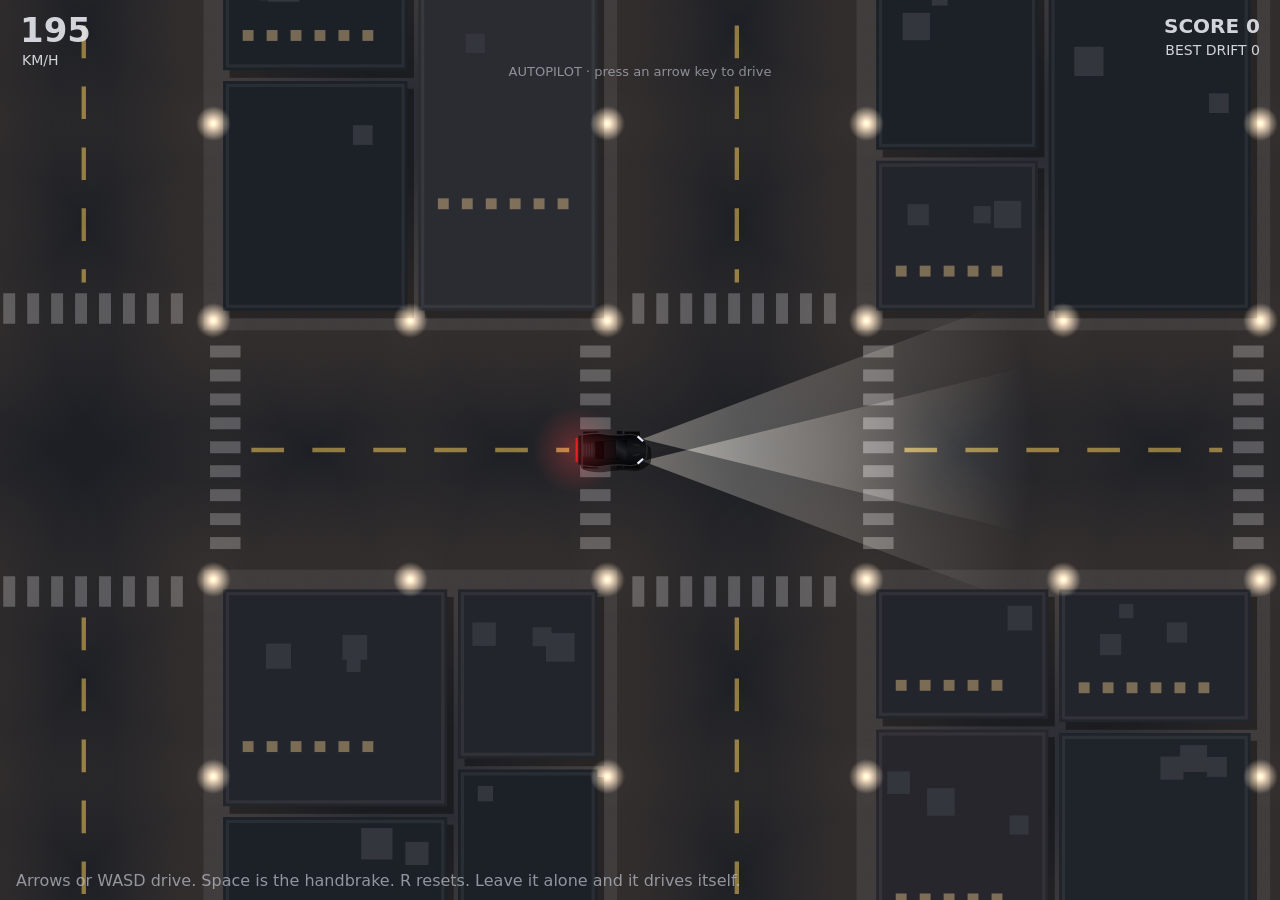
<file: areas/anasp07-hue/index.html>
<!doctype html>
<html lang="en">
<head>
  <meta charset="utf-8">
  <meta name="viewport" content="width=device-width, initial-scale=1">
  <title>Night Drift</title>
  <link rel="stylesheet" href="./style.css">
</head>
<body>
  <canvas id="city"></canvas>
  <p id="help">Arrows or WASD drive. Space is the handbrake. R resets. Leave it alone and it drives itself.</p>
  <script src="./drift.js"></script>
</body>
</html>
</file>
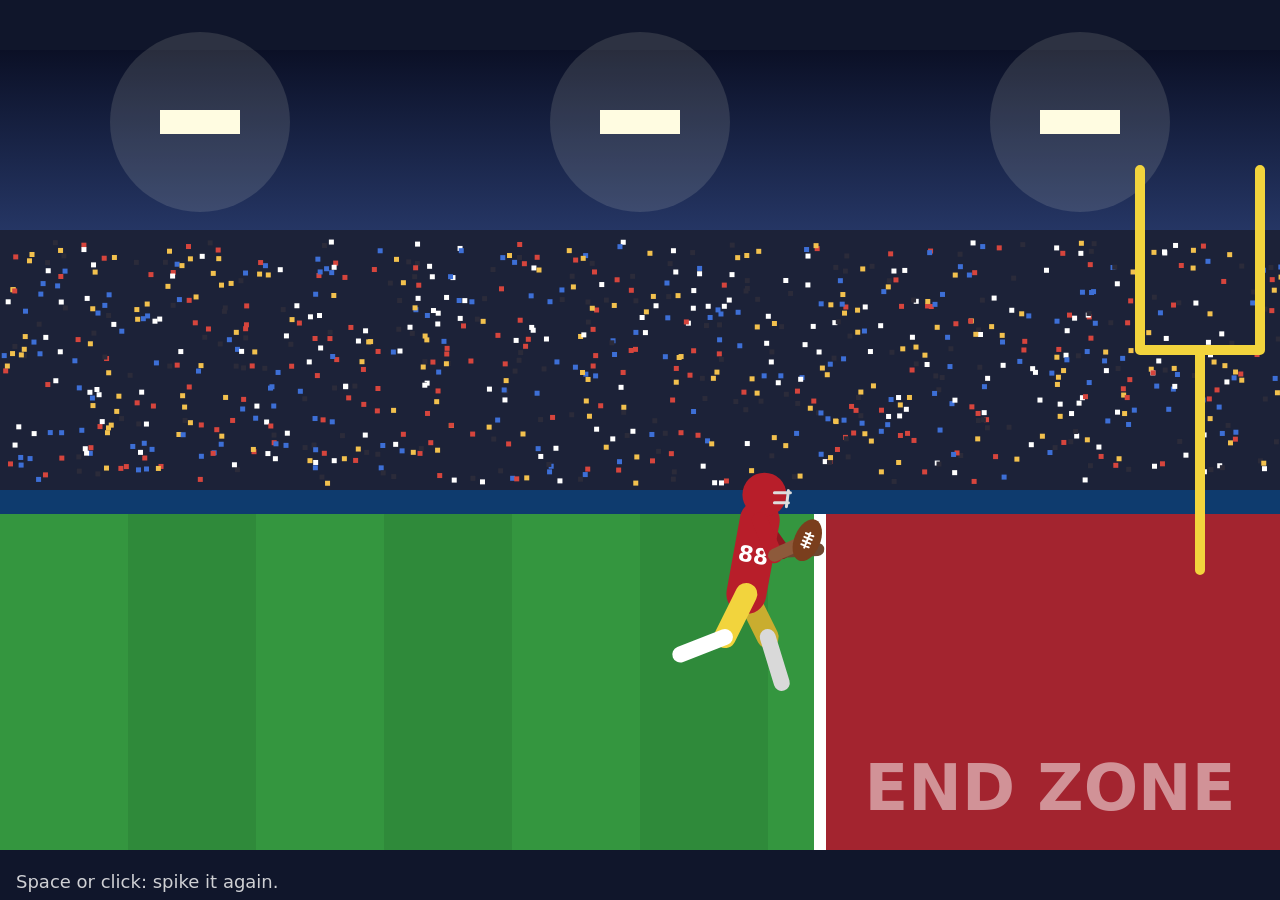
<file: areas/nitammen05/index.html>
<!doctype html>
<html lang="en">
<head>
  <meta charset="utf-8">
  <meta name="viewport" content="width=device-width, initial-scale=1">
  <title>Touchdown Spike</title>
  <link rel="stylesheet" href="./style.css">
</head>
<body>
  <canvas id="field"></canvas>
  <p id="help">Space or click: spike it again.</p>
  <script src="./spike.js"></script>
</body>
</html>
</file>
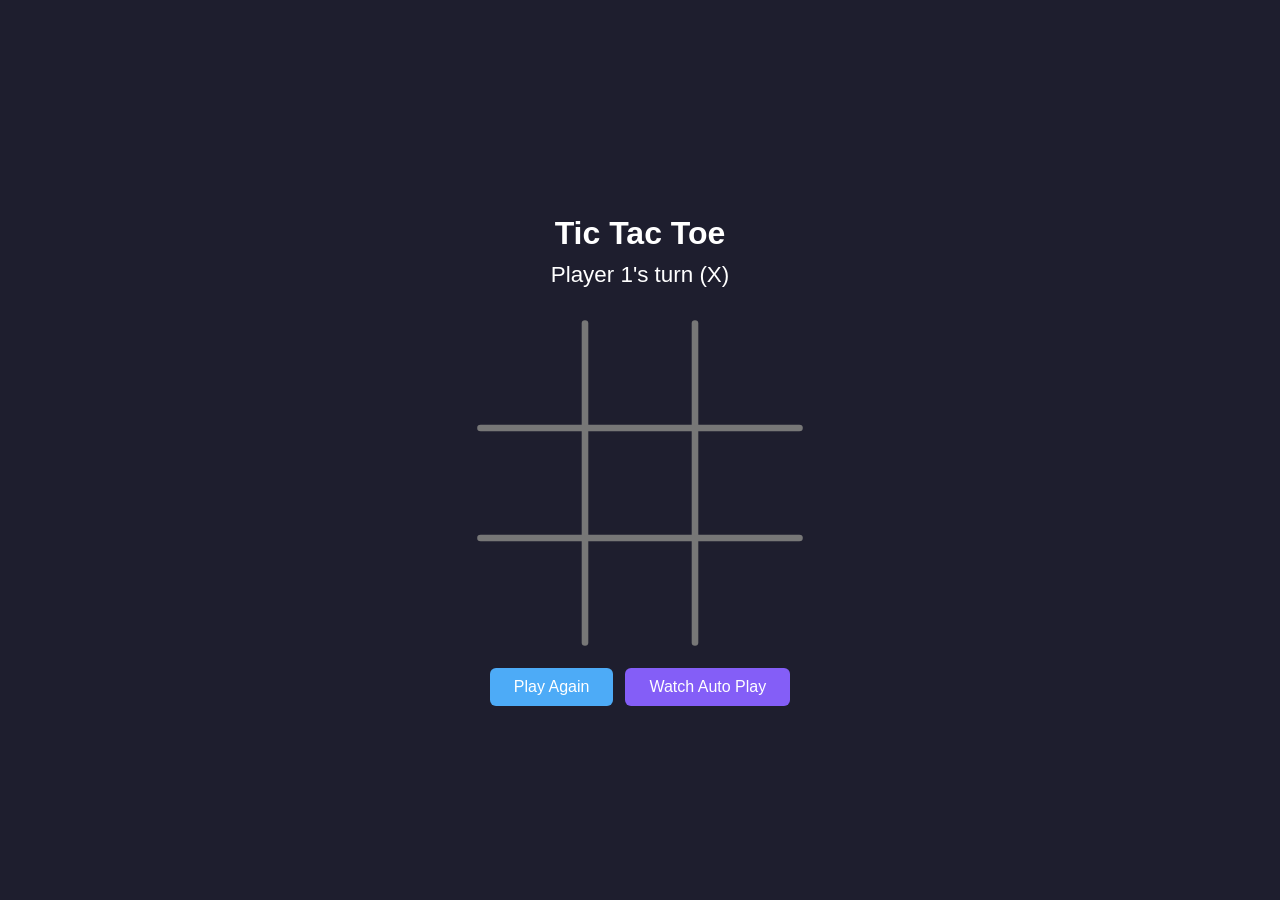
<file: areas/rohan1031p/index.html>
<!DOCTYPE html>
<html lang="en">
<head>
<meta charset="UTF-8">
<meta name="viewport" content="width=device-width, initial-scale=1.0">
<title>Tic Tac Toe</title>
<style>
  body {
    font-family: Arial, sans-serif;
    display: flex;
    flex-direction: column;
    align-items: center;
    justify-content: center;
    min-height: 100vh;
    margin: 0;
    background: #1e1e2e;
    color: #fff;
  }
  h1 { margin-bottom: 10px; }
  #status { font-size: 1.4rem; margin-bottom: 20px; min-height: 1.6em; transition: transform .3s; }
  #status.pop { animation: pop .5s ease; }
  @keyframes pop { 0% { transform: scale(1); } 50% { transform: scale(1.3); } 100% { transform: scale(1); } }

  svg { width: 330px; height: 330px; overflow: visible; }
  .hit { fill: transparent; cursor: pointer; }
  .hit:hover { fill: rgba(255,255,255,0.05); }

  /* every drawn stroke uses pathLength="1" so this animation works for any shape */
  .draw {
    fill: none;
    stroke-linecap: round;
    stroke-dasharray: 1;
    stroke-dashoffset: 1;
    animation: draw var(--dur, .35s) ease-out forwards;
    animation-delay: var(--delay, 0s);
  }
  @keyframes draw { to { stroke-dashoffset: 0; } }

  .grid { stroke: #777; stroke-width: 6; }
  .x    { stroke: #ff6b6b; stroke-width: 12; }
  .o    { stroke: #4dabf7; stroke-width: 12; }
  .win  { stroke: #ffd43b; stroke-width: 10; opacity: .9; }

  #board.tie { animation: shake .5s ease; }
  #board.tie .mark { opacity: .35; transition: opacity .6s; }
  @keyframes shake {
    0%,100% { transform: translateX(0); }
    20% { transform: translateX(-10px); } 40% { transform: translateX(10px); }
    60% { transform: translateX(-6px); }  80% { transform: translateX(6px); }
  }

  .buttons { margin-top: 20px; display: flex; gap: 12px; }
  button {
    padding: 10px 24px;
    font-size: 1rem;
    border: none;
    border-radius: 6px;
    background: #4dabf7;
    color: #fff;
    cursor: pointer;
  }
  button:hover { background: #339af0; }
  #auto { background: #845ef7; }
  #auto:hover { background: #7048e8; }
</style>
</head>
<body>
  <h1>Tic Tac Toe</h1>
  <div id="status"></div>
  <svg id="board" viewBox="0 0 300 300"></svg>
  <div class="buttons">
    <button id="restart">Play Again</button>
    <button id="auto">Watch Auto Play</button>
  </div>

<script>
  const NS = 'http://www.w3.org/2000/svg';
  const svg = document.getElementById('board');
  const statusEl = document.getElementById('status');
  const lines = [
    [0,1,2],[3,4,5],[6,7,8],
    [0,3,6],[1,4,7],[2,5,8],
    [0,4,8],[2,4,6]
  ];
  let board, current, gameOver, busy, autoTimer, gameId = 0;

  function el(tag, attrs, parent = svg) {
    const e = document.createElementNS(NS, tag);
    for (const k in attrs) e.setAttribute(k, attrs[k]);
    parent.appendChild(e);
    return e;
  }

  function center(i) {
    return [(i % 3) * 100 + 50, Math.floor(i / 3) * 100 + 50];
  }

  function start(auto = false) {
    gameId++;
    clearTimeout(autoTimer);
    board = Array(9).fill('');
    current = 'X';
    gameOver = false;
    busy = true;
    svg.innerHTML = '';
    svg.classList.remove('tie');

    // animate the grid being drawn
    const grid = [[100,5,100,295],[200,5,200,295],[5,100,295,100],[5,200,295,200]];
    grid.forEach(([x1,y1,x2,y2], n) => {
      el('line', { x1, y1, x2, y2, pathLength: 1, class: 'draw grid',
                   style: `--delay:${n * 0.12}s;--dur:.3s` });
    });

    // invisible click areas
    for (let i = 0; i < 9; i++) {
      const [cx, cy] = center(i);
      const r = el('rect', { x: cx - 50, y: cy - 50, width: 100, height: 100, class: 'hit' });
      r.addEventListener('click', () => { if (!auto) play(i); });
    }

    statusEl.textContent = auto ? 'Auto play...' : "Player 1's turn (X)";
    const id = gameId;
    setTimeout(() => {
      if (id !== gameId) return;
      busy = false;
      updateStatus();
      if (auto) autoMove(id);
    }, 750);
  }

  function drawMark(i, player) {
    const [cx, cy] = center(i);
    const g = el('g', { class: 'mark' });
    if (player === 'X') {
      el('line', { x1: cx-28, y1: cy-28, x2: cx+28, y2: cy+28, pathLength: 1,
                   class: 'draw x', style: '--dur:.25s' }, g);
      el('line', { x1: cx+28, y1: cy-28, x2: cx-28, y2: cy+28, pathLength: 1,
                   class: 'draw x', style: '--dur:.25s;--delay:.25s' }, g);
    } else {
      // path circle starting at the top, drawn clockwise
      el('path', { d: `M ${cx} ${cy-30} a 30 30 0 1 1 0 60 a 30 30 0 1 1 0 -60`,
                   pathLength: 1, class: 'draw o', style: '--dur:.5s' }, g);
    }
  }

  function play(i) {
    if (gameOver || busy || board[i]) return;
    busy = true;
    board[i] = current;
    drawMark(i, current);
    const id = gameId;

    setTimeout(() => {
      if (id !== gameId) return;
      busy = false;
      const winLine = lines.find(([a,b,c]) => board[a] && board[a] === board[b] && board[a] === board[c]);
      if (winLine) return finishWin(winLine);
      if (board.every(v => v)) return finishTie();
      current = current === 'X' ? 'O' : 'X';
      updateStatus();
    }, 520);
  }

  function finishWin([a, , c]) {
    gameOver = true;
    const [x1, y1] = center(a), [x2, y2] = center(c);
    const dx = x2 - x1, dy = y2 - y1, len = Math.hypot(dx, dy);
    const ex = dx / len * 40, ey = dy / len * 40;  // extend past the end marks
    el('line', { x1: x1 - ex, y1: y1 - ey, x2: x2 + ex, y2: y2 + ey, pathLength: 1,
                 class: 'draw win', style: '--dur:.5s' });
    announce((current === 'X' ? 'Player 1 (X)' : 'Player 2 (O)') + ' wins! 🎉');
  }

  function finishTie() {
    gameOver = true;
    svg.classList.add('tie');
    announce("It's a tie! 🤝");
  }

  function announce(text) {
    statusEl.textContent = text;
    statusEl.classList.remove('pop');
    void statusEl.offsetWidth;  // restart the animation
    statusEl.classList.add('pop');
  }

  function updateStatus() {
    statusEl.textContent = current === 'X' ? "Player 1's turn (X)" : "Player 2's turn (O)";
  }

  // ---- Auto play: each side wins if it can, blocks if it must, otherwise picks randomly ----
  function pickMove() {
    const empty = board.map((v, i) => v ? null : i).filter(i => i !== null);
    const opp = current === 'X' ? 'O' : 'X';
    for (const who of [current, opp]) {
      for (const [a,b,c] of lines) {
        const trio = [a,b,c];
        const mine = trio.filter(i => board[i] === who).length;
        const open = trio.filter(i => !board[i]);
        if (mine === 2 && open.length === 1 && Math.random() < 0.85) return open[0];
      }
    }
    return empty[Math.floor(Math.random() * empty.length)];
  }

  function autoMove(id) {
    if (id !== gameId || gameOver) return;
    play(pickMove());
    autoTimer = setTimeout(() => autoMove(id), 1000);
  }

  document.getElementById('restart').addEventListener('click', () => start(false));
  document.getElementById('auto').addEventListener('click', () => start(true));
  start(false);
</script>
</body>
</html>
</file>
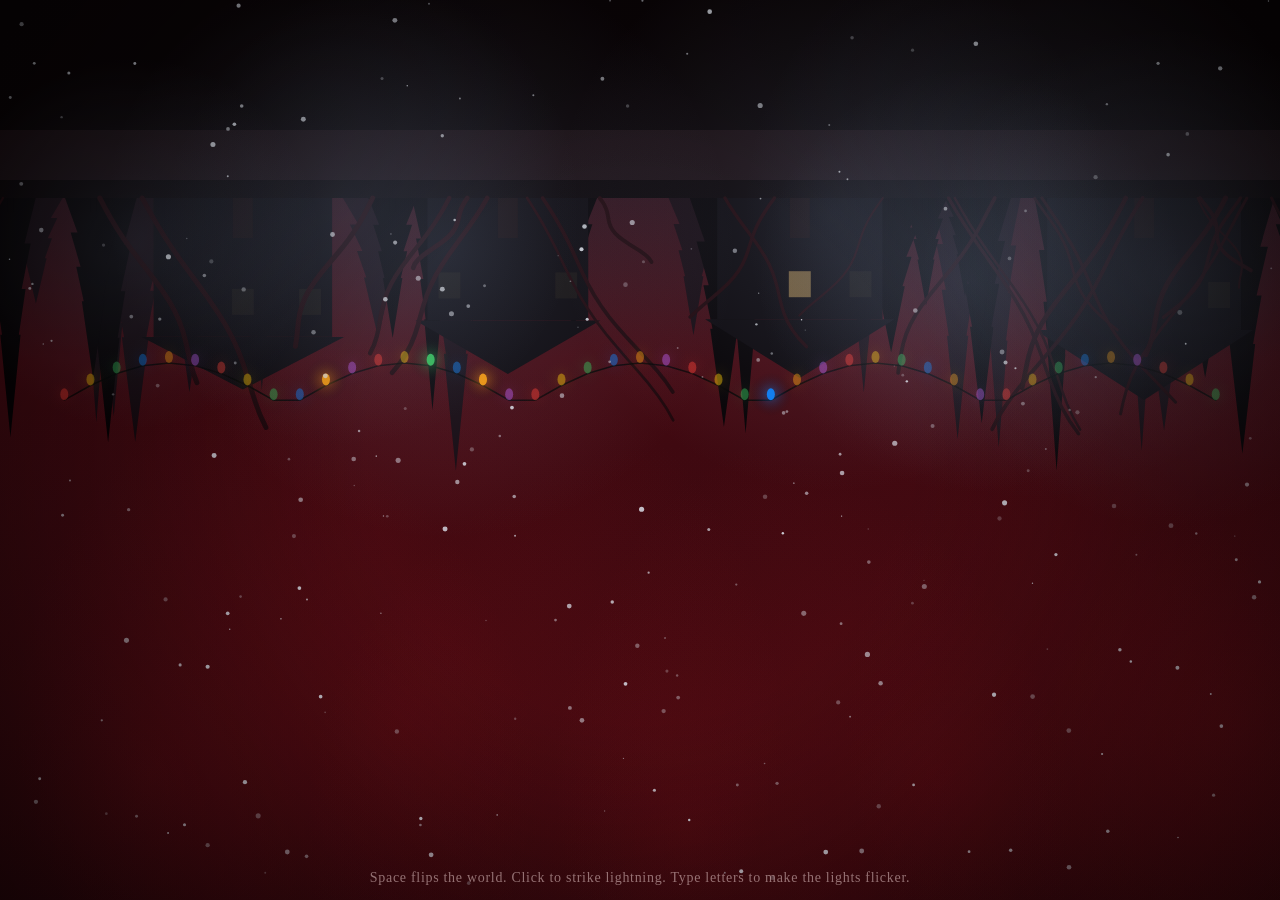
<file: areas/soha-20/index.html>
<!doctype html>
<html lang="en">
<head>
  <meta charset="utf-8">
  <meta name="viewport" content="width=device-width, initial-scale=1">
  <title>The Upside Down</title>
  <link rel="stylesheet" href="./style.css">
</head>
<body>
  <canvas id="world" tabindex="0"></canvas>
  <p id="help">Space flips the world. Click to strike lightning. Type letters to make the lights flicker.</p>
  <script src="./upside-down.js"></script>
</body>
</html>
</file>
<file: areas/anasp07-hue/style.css>
html, body {
  margin: 0;
  height: 100%;
  overflow: hidden;
  background: #0d0e12;
}

canvas {
  display: block;
  width: 100%;
  height: 100%;
}

#help {
  position: absolute;
  left: 16px;
  bottom: 10px;
  margin: 0;
  color: #b9bcc6;
  font: 16px system-ui, sans-serif;
  opacity: 0.75;
  pointer-events: none;
}
</file>
<file: areas/nitammen05/style.css>
html, body {
  margin: 0;
  height: 100%;
  overflow: hidden;
  background: #10162b;
}

canvas {
  display: block;
  width: 100%;
  height: 100%;
}

#help {
  position: absolute;
  left: 16px;
  bottom: 8px;
  margin: 0;
  color: #ffffff;
  font: 18px system-ui, sans-serif;
  opacity: 0.8;
}
</file>
<file: areas/soha-20/style.css>
html, body {
  margin: 0;
  height: 100%;
  overflow: hidden;
  background: #05070a;
}

#world {
  display: block;
  width: 100vw;
  height: 100vh;
  outline: none;
  cursor: crosshair;
}

#help {
  position: fixed;
  left: 0;
  right: 0;
  bottom: 12px;
  margin: 0;
  text-align: center;
  font: 14px/1.4 Georgia, "Times New Roman", serif;
  letter-spacing: 0.05em;
  color: rgba(230, 200, 200, 0.55);
  pointer-events: none;
}
</file>
